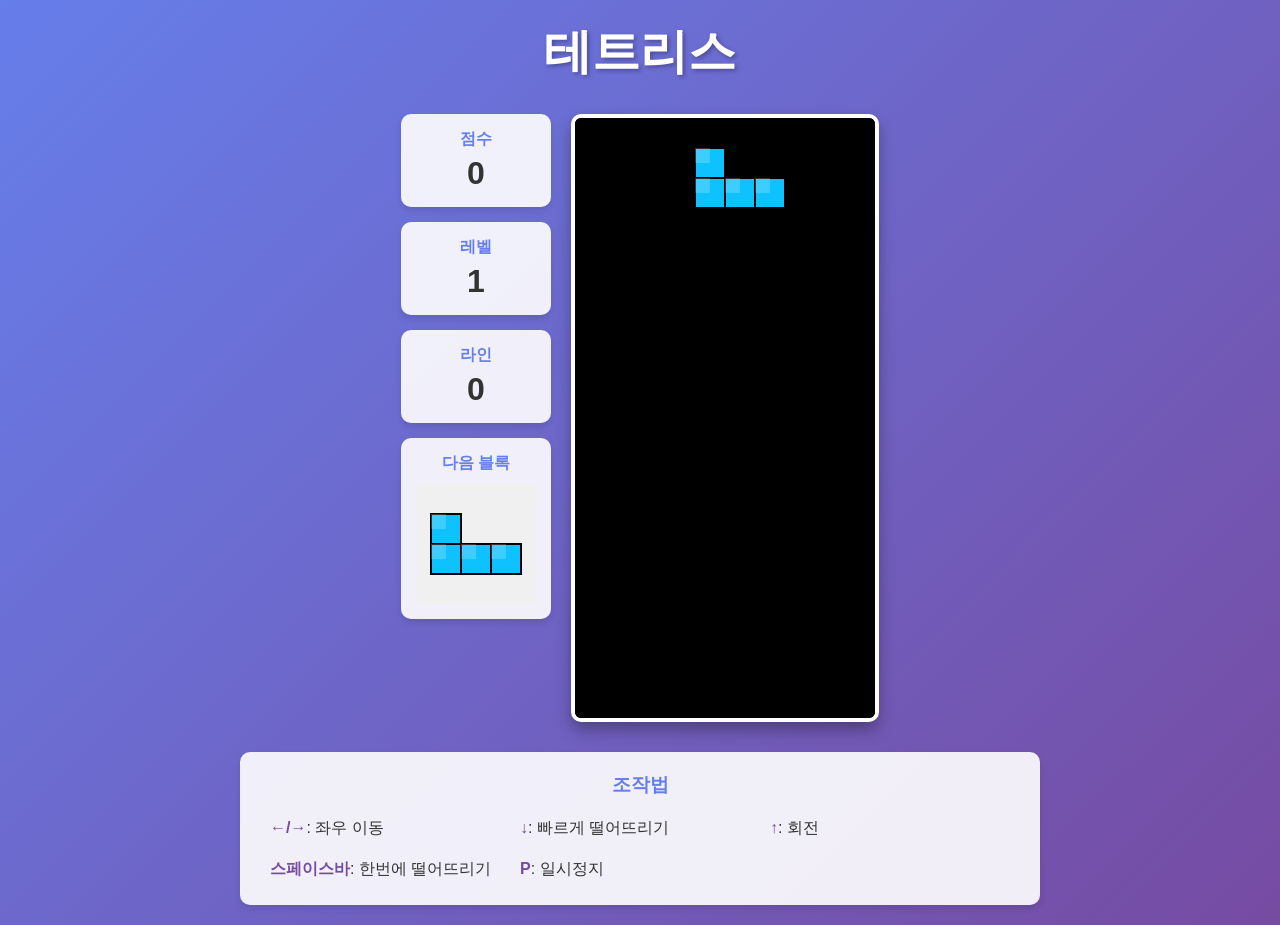
<file: index.html>
<!DOCTYPE html>
<html lang="ko">
<head>
    <meta charset="UTF-8">
    <meta name="viewport" content="width=device-width, initial-scale=1.0">
    <title>테트리스 게임</title>
    <link rel="stylesheet" href="style.css">
</head>
<body>
    <div class="container">
        <h1>테트리스</h1>
        <div class="game-container">
            <div class="game-info">
                <div class="info-box">
                    <h2>점수</h2>
                    <p id="score">0</p>
                </div>
                <div class="info-box">
                    <h2>레벨</h2>
                    <p id="level">1</p>
                </div>
                <div class="info-box">
                    <h2>라인</h2>
                    <p id="lines">0</p>
                </div>
                <div class="next-piece">
                    <h2>다음 블록</h2>
                    <canvas id="next-canvas" width="120" height="120"></canvas>
                </div>
            </div>
            <div class="game-board">
                <canvas id="game-canvas" width="300" height="600"></canvas>
                <div id="game-over" class="game-over hidden">
                    <h2>게임 오버!</h2>
                    <p>최종 점수: <span id="final-score">0</span></p>
                    <button id="restart-btn">다시 시작</button>
                </div>
            </div>
        </div>
        <div class="controls">
            <h3>조작법</h3>
            <ul>
                <li><strong>←/→</strong>: 좌우 이동</li>
                <li><strong>↓</strong>: 빠르게 떨어뜨리기</li>
                <li><strong>↑</strong>: 회전</li>
                <li><strong>스페이스바</strong>: 한번에 떨어뜨리기</li>
                <li><strong>P</strong>: 일시정지</li>
            </ul>
        </div>
    </div>
    <script src="script.js"></script>
</body>
</html>
</file>
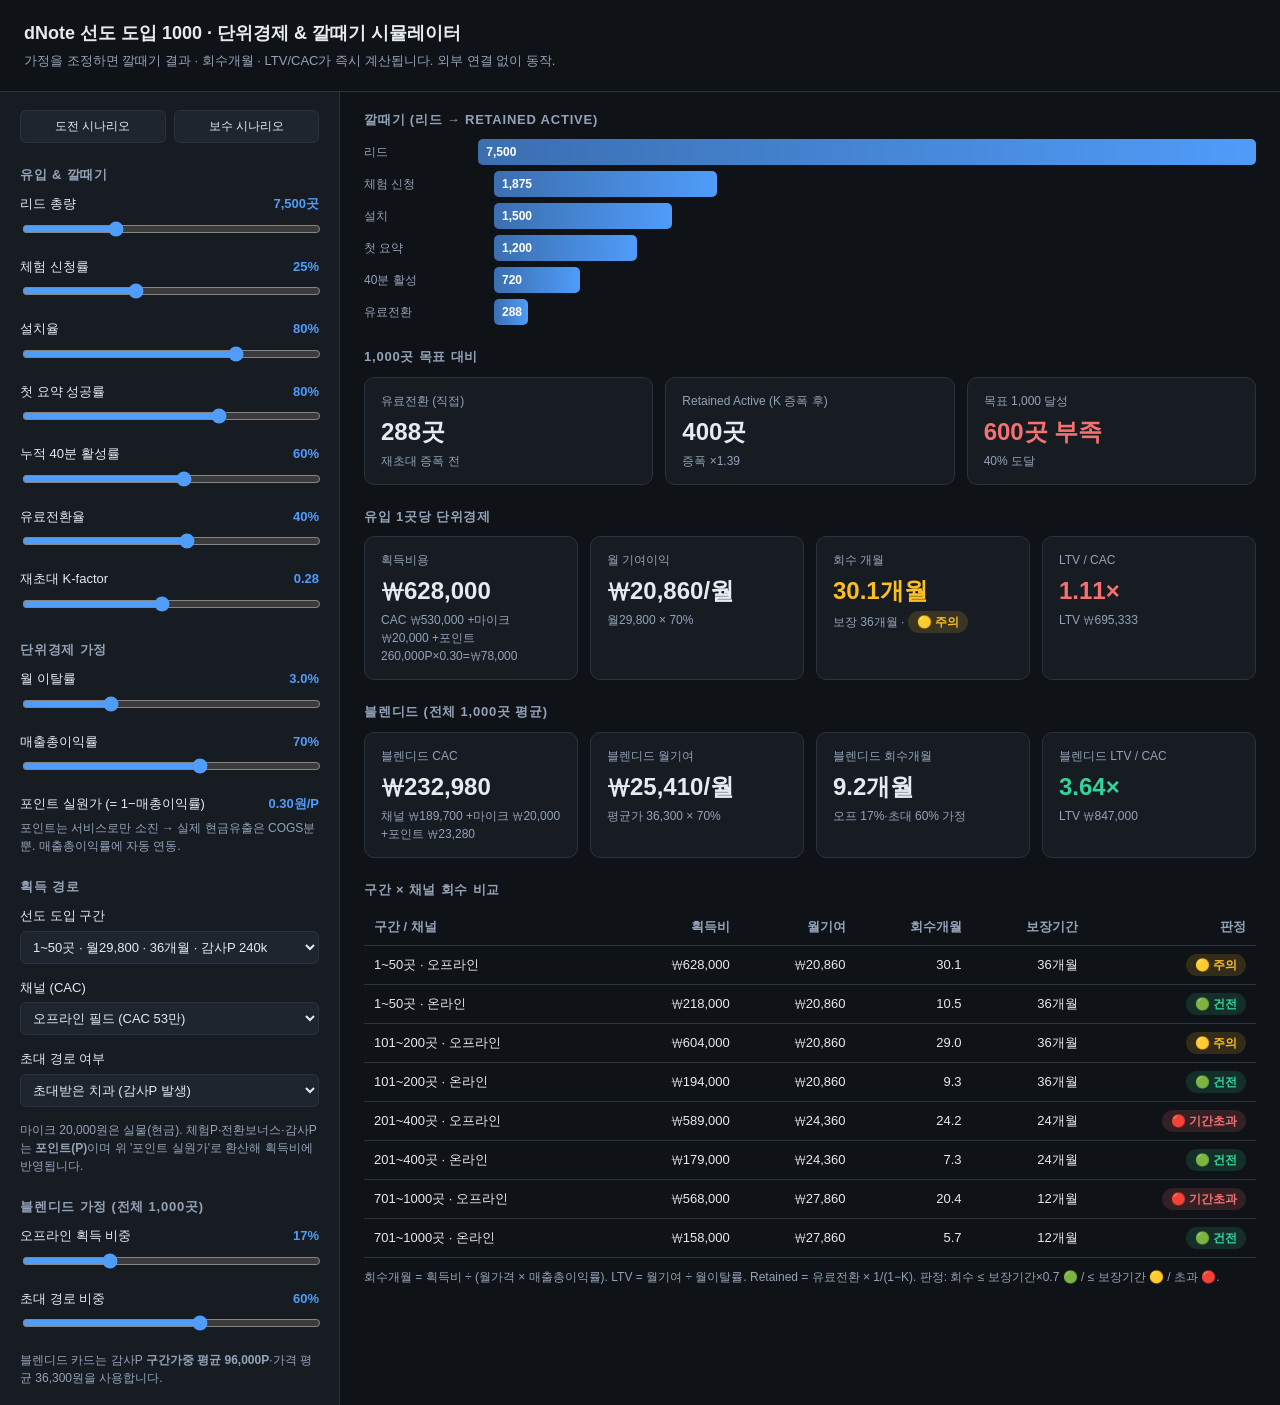
<file: dNote_단위경제_시뮬레이터.html>
<!DOCTYPE html>
<html lang="ko">
<head>
<meta charset="UTF-8">
<meta name="viewport" content="width=device-width, initial-scale=1.0">
<title>dNote 선도 도입 1000 · 단위경제 & 깔때기 시뮬레이터</title>
<style>
  :root{
    --bg:#0f1216; --panel:#171c23; --panel2:#1e252e; --line:#2a323d;
    --txt:#e6ebf1; --muted:#94a3b8; --accent:#4f9cf9; --good:#34d399;
    --warn:#fbbf24; --bad:#f87171;
  }
  *{box-sizing:border-box}
  body{margin:0;background:var(--bg);color:var(--txt);
    font-family:-apple-system,BlinkMacSystemFont,"Segoe UI",Roboto,"Malgun Gothic",sans-serif;
    line-height:1.5;font-size:14px}
  header{padding:20px 24px;border-bottom:1px solid var(--line)}
  header h1{margin:0;font-size:18px}
  header p{margin:4px 0 0;color:var(--muted);font-size:13px}
  .wrap{display:grid;grid-template-columns:340px 1fr;gap:0;min-height:calc(100vh - 70px)}
  @media(max-width:880px){.wrap{grid-template-columns:1fr}}
  .controls{padding:18px 20px;border-right:1px solid var(--line);background:var(--panel)}
  .results{padding:18px 24px}
  h2{font-size:13px;text-transform:uppercase;letter-spacing:.06em;color:var(--muted);
    margin:22px 0 10px;font-weight:600}
  h2:first-child{margin-top:0}
  .ctrl{margin-bottom:14px}
  .ctrl label{display:flex;justify-content:space-between;font-size:13px;margin-bottom:5px}
  .ctrl label .val{color:var(--accent);font-variant-numeric:tabular-nums;font-weight:600}
  input[type=range]{width:100%;accent-color:var(--accent)}
  select{width:100%;background:var(--panel2);color:var(--txt);border:1px solid var(--line);
    border-radius:6px;padding:7px 8px;font-size:13px}
  .cards{display:grid;grid-template-columns:repeat(auto-fit,minmax(150px,1fr));gap:12px}
  .card{background:var(--panel);border:1px solid var(--line);border-radius:10px;padding:14px 16px}
  .card .k{font-size:12px;color:var(--muted)}
  .card .v{font-size:24px;font-weight:700;margin-top:4px;font-variant-numeric:tabular-nums}
  .card .s{font-size:12px;color:var(--muted);margin-top:2px}
  .v.good{color:var(--good)} .v.warn{color:var(--warn)} .v.bad{color:var(--bad)}
  table{width:100%;border-collapse:collapse;margin-top:8px;font-variant-numeric:tabular-nums}
  th,td{text-align:right;padding:8px 10px;border-bottom:1px solid var(--line);font-size:13px}
  th:first-child,td:first-child{text-align:left}
  th{color:var(--muted);font-weight:600}
  .funnel-row{display:flex;align-items:center;gap:10px;margin-bottom:6px}
  .funnel-bar{height:26px;border-radius:5px;background:linear-gradient(90deg,#3b6fb0,#4f9cf9);
    min-width:2px;transition:width .15s;display:flex;align-items:center;padding:0 8px;
    font-size:12px;color:#fff;font-weight:600;white-space:nowrap}
  .funnel-label{width:120px;font-size:12px;color:var(--muted)}
  .pill{display:inline-block;padding:2px 9px;border-radius:99px;font-size:12px;font-weight:600}
  .pill.good{background:rgba(52,211,153,.15);color:var(--good)}
  .pill.warn{background:rgba(251,191,36,.15);color:var(--warn)}
  .pill.bad{background:rgba(248,113,113,.15);color:var(--bad)}
  .note{color:var(--muted);font-size:12px;margin-top:10px}
  .preset{display:flex;gap:8px;margin-bottom:14px}
  .preset button{flex:1;background:var(--panel2);color:var(--txt);border:1px solid var(--line);
    border-radius:6px;padding:7px;font-size:12px;cursor:pointer}
  .preset button:hover{border-color:var(--accent)}
</style>
</head>
<body>
<header>
  <h1>dNote 선도 도입 1000 · 단위경제 &amp; 깔때기 시뮬레이터</h1>
  <p>가정을 조정하면 깔때기 결과 · 회수개월 · LTV/CAC가 즉시 계산됩니다. 외부 연결 없이 동작.</p>
</header>

<div class="wrap">
  <!-- ============ CONTROLS ============ -->
  <div class="controls">
    <div class="preset">
      <button onclick="applyPreset('challenge')">도전 시나리오</button>
      <button onclick="applyPreset('conserv')">보수 시나리오</button>
    </div>

    <h2>유입 &amp; 깔때기</h2>
    <div class="ctrl"><label>리드 총량 <span class="val" id="leads_v"></span></label>
      <input type="range" id="leads" min="2000" max="20000" step="500"></div>
    <div class="ctrl"><label>체험 신청률 <span class="val" id="apply_v"></span></label>
      <input type="range" id="apply" min="10" max="50" step="1"></div>
    <div class="ctrl"><label>설치율 <span class="val" id="install_v"></span></label>
      <input type="range" id="install" min="40" max="95" step="1"></div>
    <div class="ctrl"><label>첫 요약 성공률 <span class="val" id="first_v"></span></label>
      <input type="range" id="first" min="50" max="95" step="1"></div>
    <div class="ctrl"><label>누적 40분 활성률 <span class="val" id="active_v"></span></label>
      <input type="range" id="active" min="30" max="85" step="1"></div>
    <div class="ctrl"><label>유료전환율 <span class="val" id="paid_v"></span></label>
      <input type="range" id="paid" min="15" max="60" step="1"></div>
    <div class="ctrl"><label>재초대 K-factor <span class="val" id="kf_v"></span></label>
      <input type="range" id="kf" min="0" max="0.6" step="0.01"></div>

    <h2>단위경제 가정</h2>
    <div class="ctrl"><label>월 이탈률 <span class="val" id="churn_v"></span></label>
      <input type="range" id="churn" min="1" max="8" step="0.5"></div>
    <div class="ctrl"><label>매출총이익률 <span class="val" id="gm_v"></span></label>
      <input type="range" id="gm" min="40" max="90" step="5"></div>
    <div class="ctrl"><label>포인트 실원가 (= 1−매총이익률) <span class="val" id="prate_v"></span></label>
      <div class="note" style="margin-top:2px">포인트는 서비스로만 소진 → 실제 현금유출은 COGS분뿐. 매출총이익률에 자동 연동.</div></div>

    <h2>획득 경로</h2>
    <div class="ctrl"><label>선도 도입 구간</label>
      <select id="tier">
        <option value="t1">1~50곳 · 월29,800 · 36개월 · 감사P 240k</option>
        <option value="t1b">101~200곳 · 월29,800 · 36개월 · 감사P 160k</option>
        <option value="t2">201~400곳 · 월34,800 · 24개월 · 감사P 110k</option>
        <option value="t3">701~1000곳 · 월39,800 · 12개월 · 감사P 40k</option>
      </select></div>
    <div class="ctrl"><label>채널 (CAC)</label>
      <select id="channel">
        <option value="off">오프라인 필드 (CAC 53만)</option>
        <option value="on">온라인 셀프 (CAC 12만)</option>
      </select></div>
    <div class="ctrl"><label>초대 경로 여부</label>
      <select id="invite">
        <option value="yes">초대받은 치과 (감사P 발생)</option>
        <option value="no">비초대 (감사P 없음)</option>
      </select></div>
    <div class="note">마이크 20,000원은 실물(현금). 체험P·전환보너스·감사P는 <b>포인트(P)</b>이며 위 '포인트 실원가'로 환산해 획득비에 반영됩니다.</div>

    <h2>블렌디드 가정 (전체 1,000곳)</h2>
    <div class="ctrl"><label>오프라인 획득 비중 <span class="val" id="offshare_v"></span></label>
      <input type="range" id="offshare" min="0" max="60" step="1"></div>
    <div class="ctrl"><label>초대 경로 비중 <span class="val" id="invshare_v"></span></label>
      <input type="range" id="invshare" min="0" max="100" step="1"></div>
    <div class="note">블렌디드 카드는 감사P <b>구간가중 평균 96,000P</b>·가격 평균 36,300원을 사용합니다.</div>
  </div>

  <!-- ============ RESULTS ============ -->
  <div class="results">
    <h2>깔때기 (리드 → Retained Active)</h2>
    <div id="funnel"></div>

    <h2>1,000곳 목표 대비</h2>
    <div class="cards">
      <div class="card"><div class="k">유료전환 (직접)</div><div class="v" id="r_paid"></div><div class="s">재초대 증폭 전</div></div>
      <div class="card"><div class="k">Retained Active (K 증폭 후)</div><div class="v" id="r_ret"></div><div class="s" id="r_ret_s"></div></div>
      <div class="card"><div class="k">목표 1,000 달성</div><div class="v" id="r_goal"></div><div class="s" id="r_goal_s"></div></div>
    </div>

    <h2>유입 1곳당 단위경제</h2>
    <div class="cards">
      <div class="card"><div class="k">획득비용</div><div class="v" id="u_cac"></div><div class="s" id="u_cac_s"></div></div>
      <div class="card"><div class="k">월 기여이익</div><div class="v" id="u_contrib"></div><div class="s" id="u_contrib_s"></div></div>
      <div class="card"><div class="k">회수 개월</div><div class="v" id="u_payback"></div><div class="s" id="u_payback_s"></div></div>
      <div class="card"><div class="k">LTV / CAC</div><div class="v" id="u_ltvcac"></div><div class="s" id="u_ltvcac_s"></div></div>
    </div>

    <h2>블렌디드 (전체 1,000곳 평균)</h2>
    <div class="cards">
      <div class="card"><div class="k">블렌디드 CAC</div><div class="v" id="b_cac"></div><div class="s" id="b_cac_s"></div></div>
      <div class="card"><div class="k">블렌디드 월기여</div><div class="v" id="b_contrib"></div><div class="s" id="b_contrib_s"></div></div>
      <div class="card"><div class="k">블렌디드 회수개월</div><div class="v" id="b_payback"></div><div class="s" id="b_payback_s"></div></div>
      <div class="card"><div class="k">블렌디드 LTV / CAC</div><div class="v" id="b_ltvcac"></div><div class="s" id="b_ltvcac_s"></div></div>
    </div>

    <h2>구간 × 채널 회수 비교</h2>
    <table id="matrix">
      <thead><tr><th>구간 / 채널</th><th>획득비</th><th>월기여</th><th>회수개월</th><th>보장기간</th><th>판정</th></tr></thead>
      <tbody></tbody>
    </table>
    <div class="note">
      회수개월 = 획득비 ÷ (월가격 × 매출총이익률). LTV = 월기여 ÷ 월이탈률.
      Retained = 유료전환 × 1/(1−K). 판정: 회수 ≤ 보장기간×0.7 🟢 / ≤ 보장기간 🟡 / 초과 🔴.
    </div>
  </div>
</div>

<script>
const TIERS = {
  t1:  {price:29800, guar:36, thanks:240000, label:"1~50곳"},
  t1b: {price:29800, guar:36, thanks:160000, label:"101~200곳"},
  t2:  {price:34800, guar:24, thanks:110000, label:"201~400곳"},
  t3:  {price:39800, guar:12, thanks:40000,  label:"701~1000곳"},
};
const CAC = {off:530000, on:120000};   // v8.0 예산 역산: 오프라인 9천만÷120~220곳 중앙 53만 / 온라인 셀프 12만
const MIC = 20000;               // 실물 마이크 (현금, 원)
const PTS_FIXED = 10000 + 10000; // 체험P + 전환보너스 (포인트 단위)
const AVG_THANKS = 96000;        // 감사P 구간가중 평균 (96,000,000P ÷ 1,000곳, §16.2)
const AVG_PRICE = 36300;         // 가격 구간가중 평균 (§15.1: 200@29.8k+300@34.8k+500@39.8k)

const ids = ["leads","apply","install","first","active","paid","kf","churn","gm","offshare","invshare"];
const fmt = n => Math.round(n).toLocaleString("ko-KR");
const won = n => "₩" + fmt(n);

function read(){
  const g = id => parseFloat(document.getElementById(id).value);
  return {
    leads:g("leads"), apply:g("apply")/100, install:g("install")/100,
    first:g("first")/100, active:g("active")/100, paid:g("paid")/100,
    kf:g("kf"), churn:g("churn")/100, gm:g("gm")/100, prate:1 - g("gm")/100,
    offshare:g("offshare")/100, invshare:g("invshare")/100,
    tier:document.getElementById("tier").value,
    channel:document.getElementById("channel").value,
    invite:document.getElementById("invite").value,
  };
}

function acqCost(tierKey, channel, invite, prate){
  const t = TIERS[tierKey];
  const thanksP = invite==="yes" ? t.thanks : 0;   // 감사P (포인트)
  const points = thanksP + PTS_FIXED;              // 포인트 합계 (P)
  return CAC[channel] + MIC + points * prate;      // 현금(CAC+마이크) + 포인트환산
}

function verdict(payback, guar){
  if(payback <= guar*0.7) return {cls:"good", txt:"🟢 건전"};
  if(payback <= guar)     return {cls:"warn", txt:"🟡 주의"};
  return {cls:"bad", txt:"🔴 기간초과"};
}

function render(){
  const s = read();
  // labels
  document.getElementById("leads_v").textContent = fmt(s.leads)+"곳";
  document.getElementById("apply_v").textContent = (s.apply*100).toFixed(0)+"%";
  document.getElementById("install_v").textContent = (s.install*100).toFixed(0)+"%";
  document.getElementById("first_v").textContent = (s.first*100).toFixed(0)+"%";
  document.getElementById("active_v").textContent = (s.active*100).toFixed(0)+"%";
  document.getElementById("paid_v").textContent = (s.paid*100).toFixed(0)+"%";
  document.getElementById("kf_v").textContent = s.kf.toFixed(2);
  document.getElementById("churn_v").textContent = (s.churn*100).toFixed(1)+"%";
  document.getElementById("gm_v").textContent = (s.gm*100).toFixed(0)+"%";
  document.getElementById("prate_v").textContent = s.prate.toFixed(2)+"원/P";
  document.getElementById("offshare_v").textContent = (s.offshare*100).toFixed(0)+"%";
  document.getElementById("invshare_v").textContent = (s.invshare*100).toFixed(0)+"%";

  // funnel
  const stages = [
    ["리드", s.leads],
    ["체험 신청", s.leads*s.apply],
    ["설치", s.leads*s.apply*s.install],
    ["첫 요약", s.leads*s.apply*s.install*s.first],
    ["40분 활성", s.leads*s.apply*s.install*s.first*s.active],
    ["유료전환", s.leads*s.apply*s.install*s.first*s.active*s.paid],
  ];
  const max = stages[0][1];
  document.getElementById("funnel").innerHTML = stages.map(([n,v])=>
    `<div class="funnel-row"><div class="funnel-label">${n}</div>
     <div class="funnel-bar" style="width:${Math.max(2,v/max*100)}%">${fmt(v)}</div></div>`).join("");

  const paid = stages[5][1];
  const ret = paid / (1 - s.kf);               // 재초대 증폭
  document.getElementById("r_paid").textContent = fmt(paid)+"곳";
  document.getElementById("r_ret").textContent = fmt(ret)+"곳";
  document.getElementById("r_ret_s").textContent = "증폭 ×"+(1/(1-s.kf)).toFixed(2);

  const goalEl = document.getElementById("r_goal");
  const gap = ret - 1000;
  goalEl.textContent = (gap>=0?"달성":fmt(-gap)+"곳 부족");
  goalEl.className = "v " + (gap>=0?"good":(ret>=700?"warn":"bad"));
  document.getElementById("r_goal_s").textContent = (ret/1000*100).toFixed(0)+"% 도달";

  // unit economics (selected path)
  const t = TIERS[s.tier];
  const cost = acqCost(s.tier, s.channel, s.invite, s.prate);
  const thanksP = s.invite==="yes" ? t.thanks : 0;
  const ptsTotal = thanksP + PTS_FIXED;
  const contrib = t.price * s.gm;
  const payback = cost / contrib;
  const ltv = contrib / s.churn;              // 기대수명 = 1/이탈
  const ltvcac = ltv / cost;

  document.getElementById("u_cac").textContent = won(cost);
  document.getElementById("u_cac_s").textContent =
    "CAC "+won(CAC[s.channel])+" +마이크 "+won(MIC)+" +포인트 "+fmt(ptsTotal)+"P×"+s.prate.toFixed(2)+"="+won(ptsTotal*s.prate);
  document.getElementById("u_contrib").textContent = won(contrib)+"/월";
  document.getElementById("u_contrib_s").textContent = "월"+fmt(t.price)+" × "+(s.gm*100).toFixed(0)+"%";

  const vd = verdict(payback, t.guar);
  const pb = document.getElementById("u_payback");
  pb.textContent = payback.toFixed(1)+"개월";
  pb.className = "v "+vd.cls;
  document.getElementById("u_payback_s").innerHTML =
    "보장 "+t.guar+"개월 · <span class='pill "+vd.cls+"'>"+vd.txt+"</span>";

  const lc = document.getElementById("u_ltvcac");
  lc.textContent = ltvcac.toFixed(2)+"×";
  lc.className = "v "+(ltvcac>=3?"good":ltvcac>=1.5?"warn":"bad");
  document.getElementById("u_ltvcac_s").textContent = "LTV "+won(ltv);

  // matrix: all tiers × both channels (invite=yes, worst case)
  const rows=[];
  for(const tk of Object.keys(TIERS)){
    for(const ch of ["off","on"]){
      const tt=TIERS[tk], c=acqCost(tk,ch,"yes",s.prate), ctr=tt.price*s.gm, pbk=c/ctr;
      const v=verdict(pbk,tt.guar);
      rows.push(`<tr><td>${tt.label} · ${ch==="off"?"오프라인":"온라인"}</td>
        <td>${won(c)}</td><td>${won(ctr)}</td><td>${pbk.toFixed(1)}</td>
        <td>${tt.guar}개월</td><td><span class="pill ${v.cls}">${v.txt}</span></td></tr>`);
    }
  }
  document.querySelector("#matrix tbody").innerHTML = rows.join("");

  // blended (전체 1,000곳 평균)
  const bChannel = s.offshare*CAC.off + (1-s.offshare)*CAC.on;        // 채널노동 가중평균
  const bPoints  = (PTS_FIXED + s.invshare*AVG_THANKS) * s.prate;     // 감사P는 초대비중만, 구간가중 평균
  const bCost    = bChannel + MIC + bPoints;
  const bContrib = AVG_PRICE * s.gm;
  const bPayback = bCost / bContrib;
  const bLtv     = bContrib / s.churn;
  const bLtvcac  = bLtv / bCost;

  document.getElementById("b_cac").textContent = won(bCost);
  document.getElementById("b_cac_s").textContent =
    "채널 "+won(bChannel)+" +마이크 "+won(MIC)+" +포인트 "+won(bPoints);
  document.getElementById("b_contrib").textContent = won(bContrib)+"/월";
  document.getElementById("b_contrib_s").textContent = "평균가 "+fmt(AVG_PRICE)+" × "+(s.gm*100).toFixed(0)+"%";
  document.getElementById("b_payback").textContent = bPayback.toFixed(1)+"개월";
  document.getElementById("b_payback_s").textContent = "오프 "+(s.offshare*100).toFixed(0)+"%·초대 "+(s.invshare*100).toFixed(0)+"% 가정";
  const blc = document.getElementById("b_ltvcac");
  blc.textContent = bLtvcac.toFixed(2)+"×";
  blc.className = "v "+(bLtvcac>=3?"good":bLtvcac>=1.5?"warn":"bad");
  document.getElementById("b_ltvcac_s").textContent = "LTV "+won(bLtv);
}

const PRESETS = {
  challenge:{leads:7500,apply:25,install:80,first:80,active:60,paid:40,kf:0.28,churn:3,gm:70,offshare:17,invshare:60},
  conserv:  {leads:7500,apply:20,install:60,first:80,active:50,paid:30,kf:0.18,churn:4,gm:65,offshare:25,invshare:55},
};
function applyPreset(name){
  const p=PRESETS[name];
  for(const k in p) document.getElementById(k).value=p[k];
  render();
}

ids.forEach(id=>document.getElementById(id).addEventListener("input",render));
["tier","channel","invite"].forEach(id=>document.getElementById(id).addEventListener("change",render));
applyPreset("challenge");
</script>
</body>
</html>
</file>
<file: style.css>
* {
    margin: 0;
    padding: 0;
    box-sizing: border-box;
}

body {
    font-family: 'Arial', sans-serif;
    background: linear-gradient(135deg, #667eea 0%, #764ba2 100%);
    min-height: 100vh;
    display: flex;
    justify-content: center;
    align-items: center;
    padding: 20px;
}

.container {
    max-width: 800px;
    width: 100%;
}

h1 {
    text-align: center;
    color: white;
    font-size: 3em;
    margin-bottom: 30px;
    text-shadow: 2px 2px 4px rgba(0, 0, 0, 0.3);
}

.game-container {
    display: flex;
    gap: 20px;
    justify-content: center;
    margin-bottom: 30px;
}

.game-info {
    display: flex;
    flex-direction: column;
    gap: 15px;
}

.info-box {
    background: rgba(255, 255, 255, 0.9);
    padding: 15px 20px;
    border-radius: 10px;
    text-align: center;
    box-shadow: 0 4px 6px rgba(0, 0, 0, 0.1);
}

.info-box h2 {
    font-size: 1em;
    color: #667eea;
    margin-bottom: 5px;
}

.info-box p {
    font-size: 2em;
    font-weight: bold;
    color: #333;
}

.next-piece {
    background: rgba(255, 255, 255, 0.9);
    padding: 15px;
    border-radius: 10px;
    text-align: center;
    box-shadow: 0 4px 6px rgba(0, 0, 0, 0.1);
}

.next-piece h2 {
    font-size: 1em;
    color: #667eea;
    margin-bottom: 10px;
}

#next-canvas {
    display: block;
    margin: 0 auto;
}

.game-board {
    position: relative;
}

#game-canvas {
    display: block;
    background: #000;
    border: 4px solid white;
    border-radius: 10px;
    box-shadow: 0 8px 16px rgba(0, 0, 0, 0.3);
}

.game-over {
    position: absolute;
    top: 50%;
    left: 50%;
    transform: translate(-50%, -50%);
    background: rgba(255, 255, 255, 0.95);
    padding: 40px;
    border-radius: 15px;
    text-align: center;
    box-shadow: 0 8px 32px rgba(0, 0, 0, 0.3);
}

.game-over.hidden {
    display: none;
}

.game-over h2 {
    color: #667eea;
    font-size: 2em;
    margin-bottom: 15px;
}

.game-over p {
    color: #333;
    font-size: 1.2em;
    margin-bottom: 20px;
}

#final-score {
    font-weight: bold;
    color: #764ba2;
}

#restart-btn {
    background: linear-gradient(135deg, #667eea 0%, #764ba2 100%);
    color: white;
    border: none;
    padding: 15px 40px;
    font-size: 1.1em;
    border-radius: 25px;
    cursor: pointer;
    transition: transform 0.2s, box-shadow 0.2s;
    box-shadow: 0 4px 8px rgba(0, 0, 0, 0.2);
}

#restart-btn:hover {
    transform: translateY(-2px);
    box-shadow: 0 6px 12px rgba(0, 0, 0, 0.3);
}

#restart-btn:active {
    transform: translateY(0);
}

.controls {
    background: rgba(255, 255, 255, 0.9);
    padding: 20px 30px;
    border-radius: 10px;
    box-shadow: 0 4px 6px rgba(0, 0, 0, 0.1);
}

.controls h3 {
    color: #667eea;
    margin-bottom: 15px;
    text-align: center;
}

.controls ul {
    list-style: none;
    display: grid;
    grid-template-columns: repeat(auto-fit, minmax(200px, 1fr));
    gap: 10px;
}

.controls li {
    color: #333;
    padding: 5px 0;
}

.controls strong {
    color: #764ba2;
}

@media (max-width: 768px) {
    h1 {
        font-size: 2em;
    }

    .game-container {
        flex-direction: column;
        align-items: center;
    }

    .game-info {
        flex-direction: row;
        flex-wrap: wrap;
        justify-content: center;
    }

    .info-box {
        min-width: 100px;
    }

    .controls ul {
        grid-template-columns: 1fr;
    }
}
</file>
